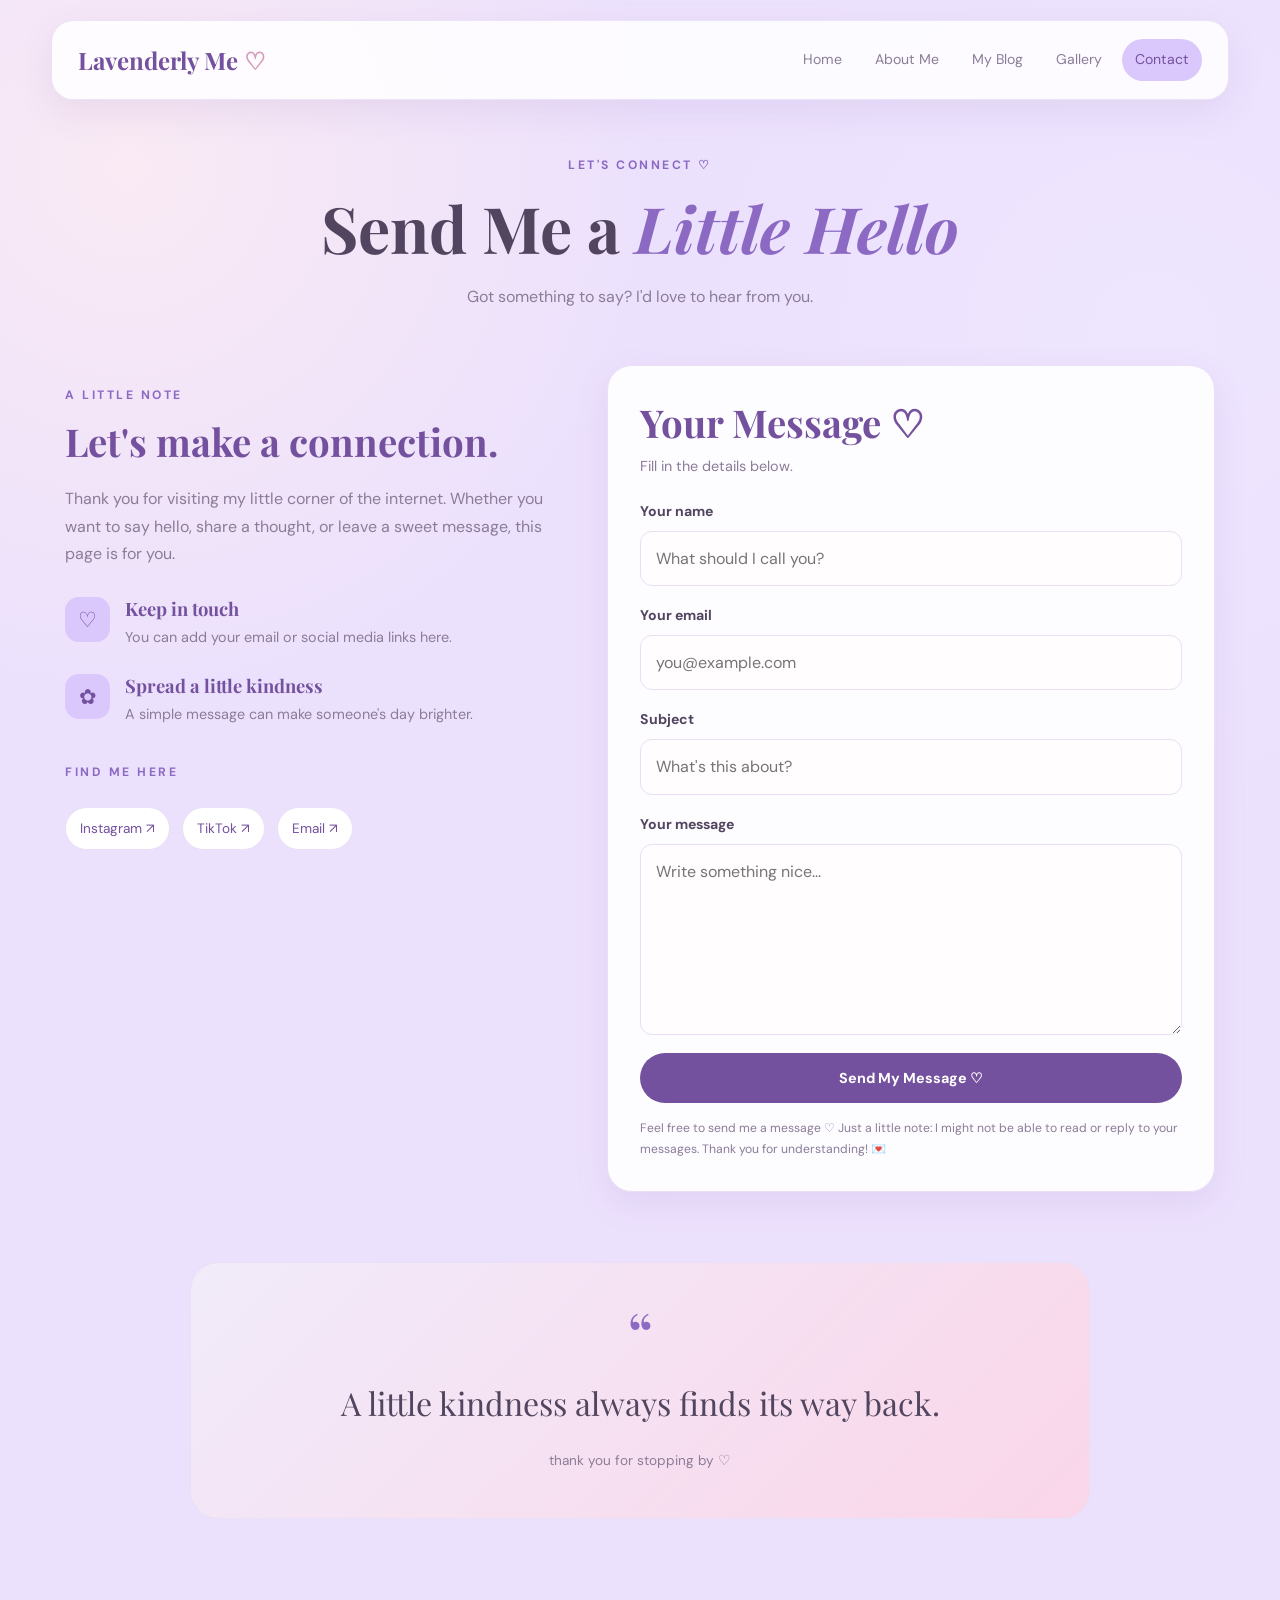
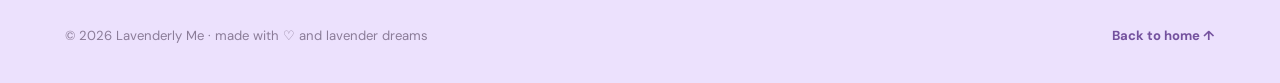
<file: contact.html>
<!DOCTYPE html>
<html lang="en">
<head>
    <meta charset="UTF-8">
    <meta name="viewport" content="width=device-width, initial-scale=1.0">
    <title>Contact Me | Lavenderly Me</title>
    <link rel="stylesheet" href="style.css">
</head>
<body>

    <header class="site-header">
        <a href="index.html" class="logo">Lavenderly Me<span> ♡</span></a>
        <nav class="navbar">
            <a href="index.html">Home</a>
            <a href="about.html">About Me</a>
            <a href="blog.html">My Blog</a>
            <a href="gallery.html">Gallery</a>
            <a href="contact.html" class="active">Contact</a>
        </nav>
    </header>

    <main class="page-container">
        <section class="page-heading">
            <p class="eyebrow">LET'S CONNECT ♡</p>
            <h1>Send Me a <span>Little Hello</span></h1>
            <p>Got something to say? I'd love to hear from you.</p>
        </section>

        <section class="contact-layout">
            <div class="contact-info">
                <p class="eyebrow">A LITTLE NOTE</p>
                <h2>Let's make a connection.</h2>
                <p>
                    Thank you for visiting my little corner of the internet.
                    Whether you want to say hello, share a thought, or leave
                    a sweet message, this page is for you.
                </p>

                <div class="contact-note">
                    <span class="contact-icon">♡</span>
                    <div>
                        <h3>Keep in touch</h3>
                        <p>You can add your email or social media links here.</p>
                    </div>
                </div>

                <div class="contact-note">
                    <span class="contact-icon">✿</span>
                    <div>
                        <h3>Spread a little kindness</h3>
                        <p>A simple message can make someone's day brighter.</p>
                    </div>
                </div>

                <div class="contact-socials">
                    <p class="eyebrow">FIND ME HERE</p>
                    <a href="https://www.instagram.com/xyklw_?dlrf=cmxqNjNraGJjMmx3&utm_source=qr" target="_blank">Instagram ↗</a>
                    <a href="http://www.tiktok.com/@klyxyz_" target="_blank">TikTok ↗</a>
                    <a href="https://mail.google.com/mail/?view=cm&fs=1&to=xyriyna@gmail.com" target="_blank">Email ↗</a>
                </div>
            </div>

            <form class="contact-form" action="#" method="post">
                <h2>Your Message ♡</h2>
                <p>Fill in the details below.</p>

                <label for="name">Your name</label>
                <input
                    type="text"
                    id="name"
                    name="name"
                    placeholder="What should I call you?"
                    required
                >

                <label for="email">Your email</label>
                <input
                    type="email"
                    id="email"
                    name="email"
                    placeholder="you@example.com"
                    required
                >

                <label for="subject">Subject</label>
                <input
                    type="text"
                    id="subject"
                    name="subject"
                    placeholder="What's this about?"
                    required
                >

                <label for="message">Your message</label>
                <textarea
                    id="message"
                    name="message"
                    rows="6"
                    placeholder="Write something nice..."
                    required
                ></textarea>

                <button type="submit" class="btn btn-primary form-button">
                    Send My Message ♡
                </button>

                <p class="form-note">
                    Feel free to send me a message ♡ Just a little note: I might not be able to read or reply to your messages. Thank you for understanding! 💌
                </p>
            </form>
        </section>

        <section class="quote-section">
            <span class="quote-decoration">“</span>
            <p>A little kindness always finds its way back.</p>
            <span class="quote-credit">thank you for stopping by ♡</span>
        </section>
    </main>

    <footer class="site-footer">
        <p>© 2026 Lavenderly Me · made with ♡ and lavender dreams</p>
        <a href="index.html">Back to home ↑</a>
    </footer>

</body>
</html>
</file>
<file: style.css>
/* Google Fonts */
@import url('https://fonts.googleapis.com/css2?family=DM+Sans:wght@400;500;600;700&family=Playfair+Display:wght@400;500;600;700&display=swap');

/* Color palette */
:root {
    --lavender: #dac8fc;
    --lavender-light: #ece1fd;
    --lavender-dark: #8c6ac4;
    --purple: #74519e;
    --pink: #f5d9e8;
    --pink-dark: #d69aba;
    --white: #ffffff;
    --cream: #fffdfb;
    --text: #51455f;
    --muted: #8b7c98;
    --border: #eadff4;
    --shadow: 0 12px 35px rgba(116, 81, 158, 0.10);
}

/* Basic reset */
* {
    margin: 0;
    padding: 0;
    box-sizing: border-box;
}

html {
    scroll-behavior: smooth;
}

body {
    font-family: 'DM Sans', sans-serif;
    color: var(--text);
    background:
        radial-gradient(circle at 10% 10%, #f9eaf4 0, transparent 28%),
        radial-gradient(circle at 90% 20%, #eee5ff 0, transparent 28%),
        var(--lavender-light);
    line-height: 1.7;
    min-height: 100vh;
}

img {
    display: block;
    width: 100%;
    max-width: 100%;
}

a {
    color: inherit;
    text-decoration: none;
}

button,
input,
textarea {
    font: inherit;
}

button,
summary {
    -webkit-tap-highlight-color: transparent;
}

::selection {
    background: var(--lavender);
    color: var(--purple);
}

/* Header and navigation */
.site-header {
    width: min(1200px, 92%);
    margin: 20px auto;
    padding: 18px 26px;
    display: flex;
    align-items: center;
    justify-content: space-between;
    gap: 24px;
    background: rgba(255, 255, 255, 0.85);
    border: 1px solid rgba(234, 223, 244, 0.9);
    border-radius: 22px;
    box-shadow: var(--shadow);
    position: relative;
    z-index: 5;
}

.logo {
    font-family: 'Playfair Display', serif;
    font-size: 1.5rem;
    font-weight: 700;
    color: var(--purple);
    white-space: nowrap;
}

.logo span {
    color: var(--pink-dark);
}

.navbar {
    display: flex;
    align-items: center;
    justify-content: center;
    gap: 7px;
    flex-wrap: wrap;
}

.navbar a {
    padding: 9px 13px;
    border-radius: 50px;
    font-size: 0.88rem;
    color: var(--muted);
    transition: 0.25s ease;
}

.navbar a:hover,
.navbar a.active {
    background: var(--lavender);
    color: var(--purple);
}

/* General headings */
h1,
h2,
h3 {
    font-family: 'Playfair Display', serif;
    line-height: 1.25;
}

h1 {
    font-size: clamp(2.5rem, 5vw, 4.5rem);
}

h2 {
    font-size: clamp(1.7rem, 3vw, 2.4rem);
}

h3 {
    font-size: 1.35rem;
}

.eyebrow {
    color: var(--lavender-dark);
    font-size: 0.76rem;
    font-weight: 700;
    letter-spacing: 2.5px;
    text-transform: uppercase;
    margin-bottom: 12px;
}

.page-heading h1 span,
.hero h1 span {
    color: var(--lavender-dark);
    font-style: italic;
}

.section-description {
    max-width: 650px;
    margin: 18px auto 0;
    color: var(--muted);
}

/* Home hero */
.hero {
    width: min(1150px, 90%);
    min-height: 550px;
    margin: 55px auto 85px;
    display: grid;
    grid-template-columns: 1.1fr 0.9fr;
    align-items: center;
    gap: 60px;
}

.hero-text {
    padding: 20px 0;
}

.hero h1 {
    color: var(--text);
    margin-bottom: 22px;
}

.hero-description {
    max-width: 540px;
    font-size: 1.05rem;
    color: var(--muted);
}

.hero-buttons {
    display: flex;
    flex-wrap: wrap;
    gap: 12px;
    margin-top: 30px;
}

.btn {
    display: inline-flex;
    align-items: center;
    justify-content: center;
    border: 1px solid transparent;
    border-radius: 50px;
    padding: 13px 21px;
    font-size: 0.9rem;
    font-weight: 700;
    cursor: pointer;
    transition: transform 0.25s ease, box-shadow 0.25s ease;
}

.btn:hover {
    transform: translateY(-3px);
    box-shadow: var(--shadow);
}

.btn-primary {
    background: var(--purple);
    color: var(--white);
}

.btn-outline {
    color: var(--purple);
    background: rgba(255, 255, 255, 0.7);
    border-color: var(--border);
}

.tiny-note {
    color: var(--muted);
    font-size: 0.8rem;
    margin-top: 28px;
}

.hero-art {
    position: relative;
    display: flex;
    justify-content: center;
    align-items: center;
    min-height: 420px;
}

.hero-photo {
    width: min(330px, 85%);
    background: var(--white);
    padding: 14px 14px 25px;
    border-radius: 5px;
    box-shadow: 0 20px 55px rgba(89, 64, 122, 0.18);
    transform: rotate(4deg);
}

.hero-photo img {
    width: 100%;
    height: 340px;
    object-fit: cover;
    background: var(--lavender);
}

.hero-photo p {
    font-family: 'Playfair Display', serif;
    text-align: center;
    padding-top: 15px;
    font-size: 1rem;
}

.floating-heart {
    position: absolute;
    color: var(--pink-dark);
    font-size: 2.6rem;
}

.heart-one {
    top: 15%;
    right: 5%;
}

.heart-two {
    bottom: 12%;
    left: 5%;
}

.heart-three {
    top: 15%;
    left: 8%;
    color: var(--lavender-dark);
}

/* Home feature cards */
.welcome-section {
    width: min(1150px, 90%);
    margin: 0 auto 85px;
    text-align: center;
}

.welcome-section h2 {
    color: var(--purple);
}

.feature-grid {
    display: grid;
    grid-template-columns: repeat(4, 1fr);
    gap: 20px;
    margin-top: 40px;
    text-align: left;
}

.feature-card {
    display: flex;
    flex-direction: column;
    align-items: flex-start;
    min-height: 245px;
    padding: 25px;
    background: rgba(255, 255, 255, 0.8);
    border: 1px solid var(--border);
    border-radius: 22px;
    box-shadow: var(--shadow);
    transition: transform 0.25s ease, border-color 0.25s ease;
}

.feature-card:hover {
    transform: translateY(-6px);
    border-color: var(--pink-dark);
}

.feature-icon {
    display: grid;
    place-items: center;
    width: 48px;
    height: 48px;
    border-radius: 15px;
    background: var(--lavender);
    color: var(--purple);
    font-size: 1.5rem;
    margin-bottom: 18px;
}

.feature-card h3 {
    margin-bottom: 10px;
    color: var(--purple);
}

.feature-card p {
    color: var(--muted);
    font-size: 0.9rem;
    margin-bottom: 18px;
}

.feature-link {
    margin-top: auto;
    color: var(--lavender-dark);
    font-weight: 700;
    font-size: 0.85rem;
}

/* Shared quote section */
.quote-section {
    width: min(900px, 90%);
    margin: 70px auto;
    padding: 45px 30px;
    text-align: center;
    background: linear-gradient(135deg, #f1ebfa, #fad6e9);
    border: 1px solid var(--border);
    border-radius: 28px;
}

.quote-decoration {
    display: block;
    font-family: 'Playfair Display', serif;
    font-size: 4rem;
    line-height: 0.8;
    color: var(--lavender-dark);
}

.quote-section p {
    max-width: 650px;
    margin: 16px auto;
    font-family: 'Playfair Display', serif;
    font-size: clamp(1.35rem, 3vw, 2rem);
}

.quote-credit {
    color: var(--muted);
    font-size: 0.85rem;
}

/* Shared page layout */
.page-container {
    width: min(1150px, 90%);
    margin: 55px auto 80px;
}

.page-heading {
    text-align: center;
    margin-bottom: 55px;
}

.page-heading h1 {
    color: var(--text);
    margin-bottom: 15px;
}

.page-heading > p:last-child {
    color: var(--muted);
}

/* About page */
.about-intro {
    display: grid;
    grid-template-columns: 0.8fr 1.2fr;
    gap: 55px;
    align-items: center;
    margin-bottom: 85px;
}

.about-photo {
    background: var(--white);
    padding: 13px 13px 35px;
    box-shadow: var(--shadow);
    transform: rotate(-3deg);
    max-width: 400px;
    width: 100%;
    margin: auto;
}

.about-photo img {
    width: 400px;
    height: auto;
    object-fit: contain;
    image-rendering: auto;
    background: var(--lavender);
}

.about-text h2 {
    color: var(--purple);
    margin-bottom: 20px;
}

.about-text p {
    color: var(--muted);
    margin-bottom: 15px;
}

.about-text .signature {
    font-family: 'Playfair Display', serif;
    font-style: italic;
    color: var(--purple);
    font-size: 1.3rem;
}

.content-section {
    margin: 65px 0;
}

.section-title {
    text-align: center;
    margin-bottom: 30px;
}

.section-title h2 {
    color: var(--purple);
    margin-bottom: 10px;
}

.section-title > p:last-child {
    color: var(--muted);
}

.about-details-grid {
    display: grid;
    grid-template-columns: repeat(2, minmax(0, 1fr));
    gap: 16px;
}

.about-detail,
.gallery-category {
    overflow: hidden;
    background: rgba(255, 255, 255, 0.88);
    border: 1px solid var(--border);
    border-radius: 18px;
    box-shadow: var(--shadow);
}

.about-detail summary,
.gallery-category > summary {
    list-style: none;
    cursor: pointer;
}

.about-detail summary::-webkit-details-marker,
.gallery-category > summary::-webkit-details-marker {
    display: none;
}

.about-detail summary {
    display: flex;
    align-items: center;
    gap: 14px;
    padding: 20px;
    font-weight: 700;
    color: var(--purple);
}

.detail-icon {
    display: grid;
    place-items: center;
    width: 42px;
    height: 42px;
    flex-shrink: 0;
    border-radius: 13px;
    background: var(--lavender);
    color: var(--purple);
    font-size: 1.2rem;
}

.summary-plus {
    margin-left: auto;
    font-size: 1.2rem;
    color: var(--pink-dark);
}

.about-detail[open] .summary-plus {
    transform: rotate(45deg);
}

.detail-content {
    padding: 0 20px 22px;
    color: var(--muted);
    animation: reveal 0.3s ease;
}

.detail-content p {
    margin-bottom: 10px;
}

.detail-content ul {
    padding-left: 22px;
    margin: 10px 0;
}

.text-link {
    display: inline-block;
    margin-top: 15px;
    color: var(--purple);
    font-weight: 700;
}

.mini-gallery {
    display: grid;
    grid-template-columns: repeat(2, 1fr);
    gap: 12px;
    margin-top: 15px;
}

.mini-gallery a {
    background: var(--white);
    padding: 7px 7px 15px;
    box-shadow: 0 4px 12px rgba(89, 64, 122, 0.1);
    transform: rotate(-2deg);
}

.mini-gallery a:nth-child(even) {
    transform: rotate(2deg);
}

.mini-gallery img {
    height: auto;
    object-fit: contain;
    image-rendering: auto;
    background: var(--lavender);
}

/* Blog page */
.blog-grid {
    display: grid;
    grid-template-columns: repeat(3, minmax(0, 1fr));
    gap: 25px;
}

.blog-card {
    overflow: hidden;
    border-radius: 22px;
    background: rgba(255, 255, 255, 0.9);
    border: 1px solid var(--border);
    box-shadow: var(--shadow);
    transition: transform 0.25s ease;
}

.blog-card:hover {
    transform: translateY(-5px);
}

.blog-card > img {
    height: 230px;
    object-fit: cover;
    background: var(--lavender);
}

.blog-card-content {
    padding: 23px;
}

.blog-category {
    color: var(--lavender-dark);
    font-size: 0.72rem;
    letter-spacing: 1.5px;
    font-weight: 700;
    margin-bottom: 12px;
}

.blog-card h2 {
    font-size: 1.5rem;
    color: var(--purple);
    margin-bottom: 12px;
}

.blog-card-content > p:not(.blog-category) {
    color: var(--muted);
    font-size: 0.92rem;
    margin-bottom: 20px;
}

.blog-more {
    border-top: 1px solid var(--border);
    padding-top: 15px;
}

.blog-more summary {
    cursor: pointer;
    color: var(--purple);
    font-size: 0.9rem;
    font-weight: 700;
}

.blog-more .detail-content {
    padding: 15px 0 0;
}

/* Gallery page */
.gallery-instructions {
    display: flex;
    align-items: center;
    justify-content: center;
    gap: 12px;
    padding: 18px;
    margin-bottom: 30px;
    border: 1px solid var(--border);
    background: rgba(255, 255, 255, 0.7);
    border-radius: 16px;
    color: var(--muted);
    text-align: center;
}

.gallery-instructions span {
    color: var(--pink-dark);
    font-size: 1.5rem;
}

.gallery-categories {
    display: flex;
    flex-direction: column;
    gap: 22px;
}

.gallery-category > summary {
    display: flex;
    align-items: center;
    gap: 16px;
    padding: 22px;
    background: linear-gradient(120deg, #f3ebff, #fff3f8);
    transition: background 0.2s ease;
}

.gallery-category > summary:hover {
    background: linear-gradient(120deg, #e9ddff, #fbe3f0);
}

.category-icon {
    display: grid;
    place-items: center;
    flex-shrink: 0;
    width: 50px;
    height: 50px;
    background: var(--white);
    border-radius: 16px;
    color: var(--purple);
    font-size: 1.5rem;
}

.category-title {
    display: flex;
    flex-direction: column;
    gap: 3px;
}

.category-title strong {
    font-family: 'Playfair Display', serif;
    font-size: 1.3rem;
    color: var(--purple);
}

.category-title small {
    color: var(--muted);
    font-size: 0.82rem;
    font-weight: 400;
}

.category-toggle {
    margin-left: auto;
    font-size: 0.8rem;
    color: var(--purple);
    font-weight: 700;
}

.gallery-category .polaroid-grid {
    display: grid;
    grid-template-columns: repeat(4, minmax(0, 1fr));
    gap: 28px 22px;
    padding: 28px;
    animation: reveal 0.35s ease;
}

.polaroid {
    display: block;
    min-width: 0;
    padding: 10px 10px 18px;
    background: var(--white);
    border: 1px solid #f2edf5;
    box-shadow: 0 8px 20px rgba(89, 64, 122, 0.13);
    text-align: center;
    transition: transform 0.25s ease, box-shadow 0.25s ease;
}

.polaroid:nth-child(4n + 1) {
    transform: rotate(-2.5deg);
}

.polaroid:nth-child(4n + 2) {
    transform: rotate(2deg);
}

.polaroid:nth-child(4n + 3) {
    transform: rotate(-1deg);
}

.polaroid:nth-child(4n) {
    transform: rotate(2.5deg);
}

.polaroid:hover {
    transform: scale(1.06) rotate(0deg);
    box-shadow: 0 15px 30px rgba(89, 64, 122, 0.22);
    position: relative;
    z-index: 2;
}

.polaroid img {
    width: 100%;
    aspect-ratio: 4 / 5;
    object-fit: cover;
    background: var(--lavender);
}

.polaroid span {
    display: block;
    margin-top: 12px;
    font-family: 'Playfair Display', serif;
    font-size: 0.92rem;
    color: var(--text);
    overflow-wrap: anywhere;
}

.gallery-footer-note {
    text-align: center;
    color: var(--muted);
    margin-top: 40px;
}

/* Contact page */
.contact-layout {
    display: grid;
    grid-template-columns: 0.9fr 1.1fr;
    gap: 45px;
    align-items: start;
}

.contact-info {
    padding: 20px 0;
}

.contact-info h2 {
    color: var(--purple);
    margin-bottom: 20px;
}

.contact-info > p:not(.eyebrow) {
    color: var(--muted);
    margin-bottom: 30px;
}

.contact-note {
    display: flex;
    gap: 15px;
    margin: 25px 0;
}

.contact-icon {
    display: grid;
    place-items: center;
    flex-shrink: 0;
    width: 45px;
    height: 45px;
    border-radius: 14px;
    background: var(--lavender);
    color: var(--purple);
    font-size: 1.3rem;
}

.contact-note h3 {
    font-size: 1.15rem;
    color: var(--purple);
    margin-bottom: 5px;
}

.contact-note p {
    color: var(--muted);
    font-size: 0.9rem;
}

.contact-socials {
    display: flex;
    flex-wrap: wrap;
    gap: 12px;
    margin-top: 35px;
}

.contact-socials .eyebrow {
    width: 100%;
}

.contact-socials a {
    display: inline-block;
    padding: 9px 14px;
    border: 1px solid var(--border);
    border-radius: 50px;
    background: var(--white);
    color: var(--purple);
    font-size: 0.85rem;
    transition: 0.2s ease;
}

.contact-socials a:hover {
    background: var(--lavender);
}

.contact-form {
    display: flex;
    flex-direction: column;
    padding: 32px;
    background: rgba(255, 255, 255, 0.9);
    border: 1px solid var(--border);
    border-radius: 25px;
    box-shadow: var(--shadow);
}

.contact-form h2 {
    color: var(--purple);
    margin-bottom: 8px;
}

.contact-form > p {
    color: var(--muted);
    margin-bottom: 22px;
    font-size: 0.9rem;
}

.contact-form label {
    color: var(--text);
    font-size: 0.88rem;
    font-weight: 700;
    margin-bottom: 7px;
}

.contact-form input,
.contact-form textarea {
    width: 100%;
    padding: 13px 15px;
    margin-bottom: 18px;
    border: 1px solid var(--border);
    border-radius: 12px;
    outline: none;
    background: #fffdfd;
    color: var(--text);
    transition: border-color 0.2s ease, box-shadow 0.2s ease;
}

.contact-form input:focus,
.contact-form textarea:focus {
    border-color: var(--lavender-dark);
    box-shadow: 0 0 0 3px rgba(140, 106, 196, 0.12);
}

.contact-form textarea {
    resize: vertical;
    min-height: 140px;
}

.form-button {
    width: 100%;
    border: none;
}

.contact-form .form-note {
    font-size: 0.76rem;
    margin: 15px 0 0;
}

/* Footer */
.site-footer {
    width: min(1150px, 90%);
    margin: 0 auto;
    padding: 25px 0 35px;
    border-top: 1px solid var(--border);
    display: flex;
    align-items: center;
    justify-content: space-between;
    gap: 15px;
    color: var(--muted);
    font-size: 0.82rem;
}

.site-footer a {
    color: var(--purple);
    font-weight: 700;
}

.site-footer a:hover {
    color: var(--pink-dark);
}

/* Reveal animation */
@keyframes reveal {
    from {
        opacity: 0;
        transform: translateY(8px);
    }

    to {
        opacity: 1;
        transform: translateY(0);
    }
}

/* Tablet */
@media (max-width: 950px) {
    .site-header {
        flex-direction: column;
        gap: 14px;
    }

    .hero {
        gap: 25px;
    }

    .feature-grid {
        grid-template-columns: repeat(2, 1fr);
    }

    .blog-grid {
        grid-template-columns: repeat(2, minmax(0, 1fr));
    }

    .gallery-category .polaroid-grid {
        grid-template-columns: repeat(3, minmax(0, 1fr));
    }

    .about-intro {
        gap: 35px;
    }
}

/* Mobile */
@media (max-width: 600px) {
    .site-header {
        width: 94%;
        padding: 18px 12px;
        border-radius: 18px;
    }

    .logo {
        font-size: 1.4rem;
    }

    .navbar {
        gap: 3px;
    }

    .navbar a {
        padding: 8px 10px;
        font-size: 0.8rem;
    }

    .hero {
        width: 88%;
        grid-template-columns: 1fr;
        gap: 20px;
        margin: 35px auto 60px;
    }

    .hero-text {
        text-align: center;
    }

    .hero-description {
        margin: 0 auto;
    }

    .hero-buttons {
        justify-content: center;
    }

    .hero-art {
        min-height: 350px;
    }

    .hero-photo {
        width: min(290px, 82%);
    }

    .hero-photo img {
        height: 290px;
    }

    .welcome-section,
    .page-container {
        width: 90%;
    }

    .feature-grid {
        grid-template-columns: 1fr;
    }

    .feature-card {
        min-height: auto;
    }

    .page-container {
        margin-top: 35px;
    }

    .page-heading {
        margin-bottom: 35px;
    }

    .about-intro {
        grid-template-columns: 1fr;
        gap: 35px;
        margin-bottom: 60px;
    }

    .about-photo img {
        height: 330px;
    }

    .about-details-grid {
        grid-template-columns: 1fr;
    }

    .blog-grid {
        grid-template-columns: 1fr;
    }

    .blog-card > img {
        height: 250px;
    }

    .gallery-category > summary {
        padding: 15px;
        gap: 10px;
    }

    .category-icon {
        width: 42px;
        height: 42px;
        border-radius: 13px;
    }

    .category-title strong {
        font-size: 1.05rem;
    }

    .category-title small {
        font-size: 0.73rem;
    }

    .gallery-category .polaroid-grid {
        grid-template-columns: repeat(2, minmax(0, 1fr));
        gap: 20px 14px;
        padding: 17px 12px;
    }

    .polaroid {
        padding: 7px 7px 13px;
    }

    .polaroid span {
        font-size: 0.78rem;
        margin-top: 9px;
    }

    .contact-layout {
        grid-template-columns: 1fr;
        gap: 25px;
    }

    .contact-form {
        padding: 23px 18px;
    }

    .quote-section {
        padding: 35px 20px;
        margin: 50px auto;
    }

    .site-footer {
        flex-direction: column;
        text-align: center;
    }
}

/* Reduce animation for users who prefer it */
@media (prefers-reduced-motion: reduce) {
    html {
        scroll-behavior: auto;
    }

    *,
    *::before,
    *::after {
        animation-duration: 0.01ms !important;
        transition-duration: 0.01ms !important;
    }
}

.music-section {
    padding: 40px 20px;
    text-align: center;
    background: #f0d0fc;
    border-radius: 25px;
}
.music-section h2 {
    color: #aa81bd;
    font-family: Georgia, serif;
    font-size: 32px;
}
.subtitle {
    color: #a394ce;
    margin-bottom: 30px;
}
.music-container {
    display: grid;
    grid-template-columns: repeat(2, minmax(0, 1fr));
    gap: 25px;
    max-width: 1050px;
    margin: auto;
}
.music-card {
    min-width: 0;
    padding: 22px;
    background: #eee1f0;
    border-radius: 25px;
    box-shadow: 0 8px 25px #dcd0f055;
}
.album-cover {
    width: 280px;
    height: 280px;
    object-fit: contain;
    object-position: center;
    display: block;
    margin: 0 auto 20px;
}
.music-card h3 {
    color: #8571bd;
    font-family: Georgia, serif;
    margin-top: 20px;
}
.artist {
    color: #a394ce;
    font-size: 14px;
}
.music-card audio {
    display: block;
    width: 100%;
    margin-top: 20px;
    accent-color: #9884d5;
}
.credit {
    color: #a394ce;
    font-size: 11px;
    line-height: 1.8;
    margin-top: 20px;
}
@media (max-width: 700px) {
    .music-container {
        grid-template-columns: 1fr;
    }
}

/* Purple music player */
.music-card audio {
    display: block;
    width: 100%;
    margin-top: 20px;
    accent-color: #9878dc;
    border-radius: 25px;
}
/* Purple theme for supported browser controls */
.music-card audio::-webkit-media-controls-play-button {
    background-color: #dcd0ff;
    border-radius: 50%;
}
.music-card audio::-webkit-media-controls-mute-button {
    background-color: #e7ddff;
    border-radius: 50%;
}
.music-card audio::-webkit-media-controls-timeline {
    accent-color: #9878dc;
}
</file>
